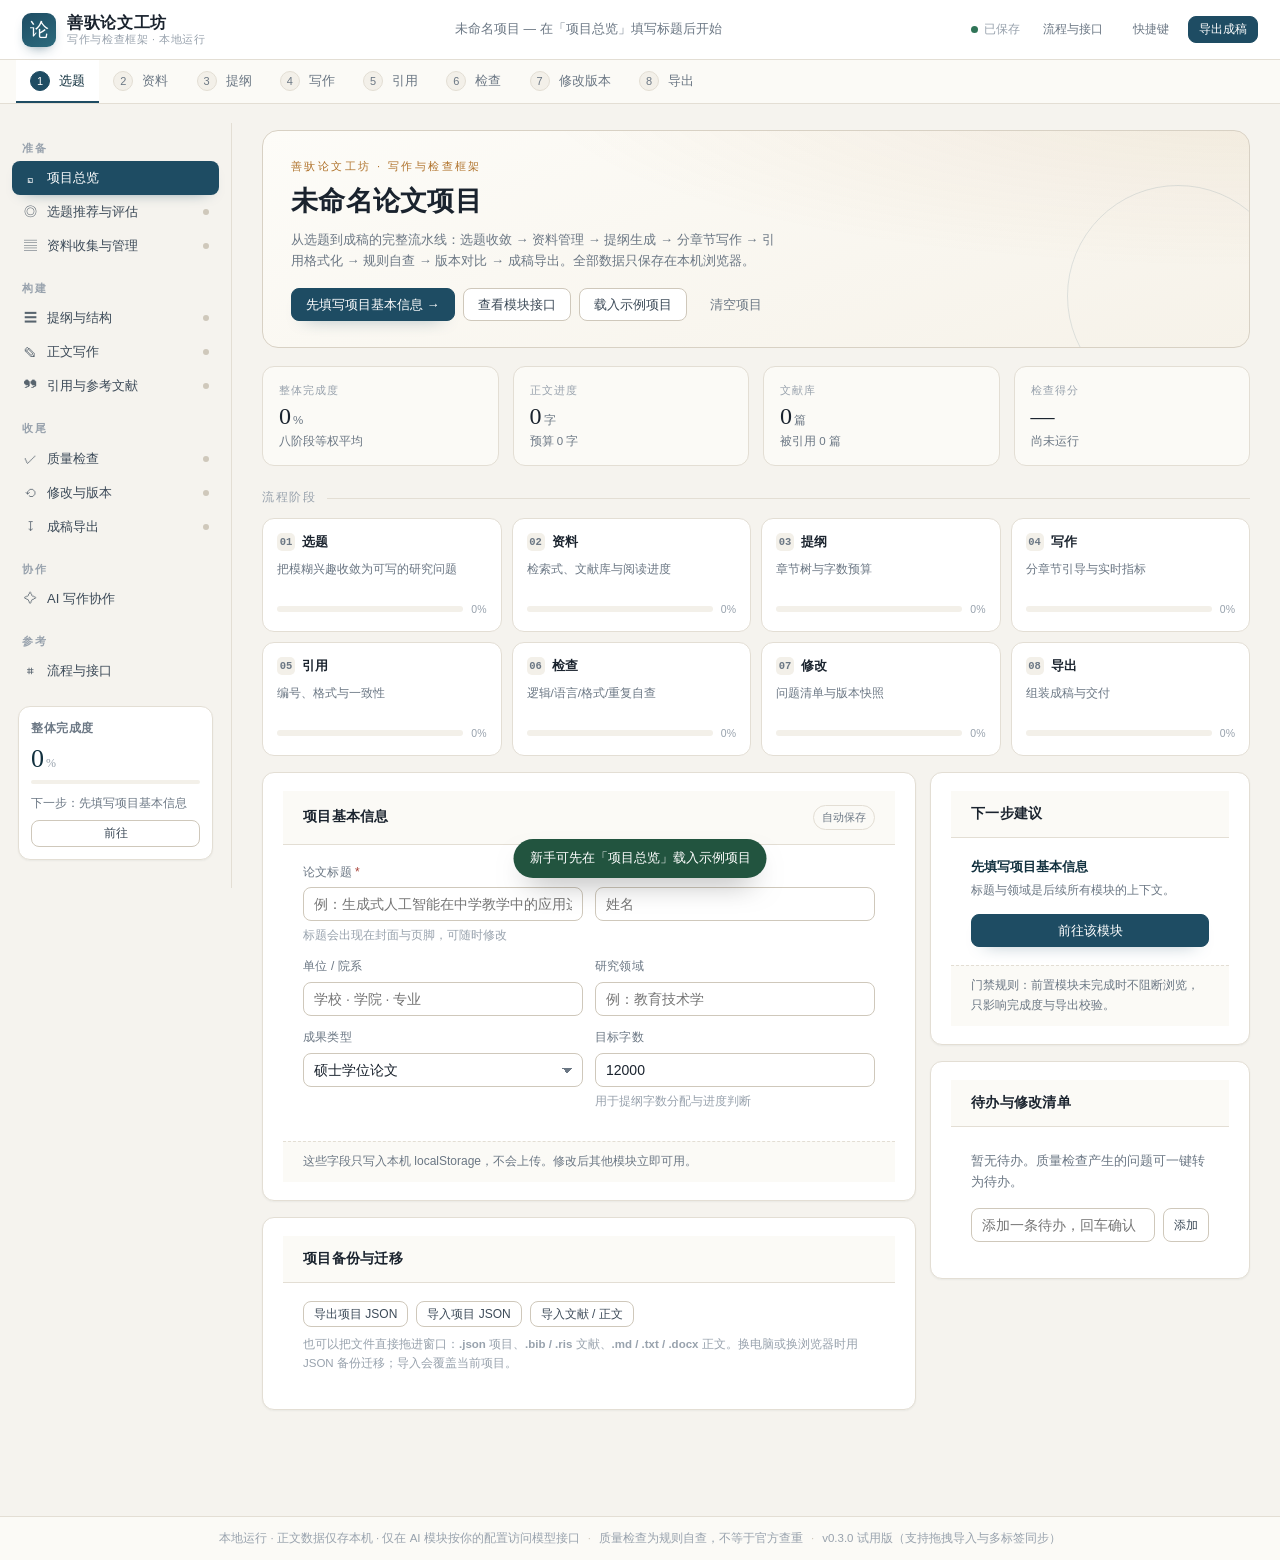
<file: index.html>
<!doctype html>
<html lang="zh-CN">
<head>
<meta charset="utf-8">
<meta name="viewport" content="width=device-width,initial-scale=1">
<title>善驮论文工坊 · 从选题到成稿</title>
<link rel="stylesheet" href="assets/styles.css">
</head>
<body>
<div class="app" id="app">

  <header class="appbar">
    <div class="brand">
      <span class="brand-mark">论</span>
      <span class="brand-text">
        <strong>善驮论文工坊</strong>
        <em>写作与检查框架 · 本地运行</em>
      </span>
    </div>

    <div class="appbar-project" id="appbarProject"></div>

    <div class="appbar-actions">
      <span class="save-state" id="saveState"><i></i>已保存</span>
      <button class="btn btn-ghost btn-sm" data-nav="flow">流程与接口</button>
      <button class="btn btn-ghost btn-sm" id="btnHelp">快捷键</button>
      <button class="btn btn-primary btn-sm" data-nav="export">导出成稿</button>
    </div>
  </header>

  <div class="stepper" id="stepper" aria-label="写作流程"></div>

  <div class="shell">
    <nav class="sidebar" id="sidebar" aria-label="模块导航"></nav>
    <main class="main" id="view" tabindex="-1"></main>
  </div>

  <footer class="appfoot">
    <span>本地运行 · 正文数据仅存本机 · 仅在 AI 模块按你的配置访问模型接口</span>
    <span class="dot">·</span>
    <span>质量检查为规则自查，不等于官方查重</span>
    <span class="dot">·</span>
    <span id="appVersion">v0.3.0 试用版（支持拖拽导入与多标签同步）</span>
  </footer>
</div>

<div class="modal-root" id="modalRoot"></div>
<div class="toast-root" id="toastRoot"></div>
<div class="print-root" id="printRoot"></div>

<script src="js/data.js"></script>
<script src="js/core.js"></script>
<script src="js/sync.js"></script>
<script src="js/check.js"></script>
<script src="js/ai.js"></script>
<script src="js/views-setup.js"></script>
<script src="js/views-draft.js"></script>
<script src="js/views-final.js"></script>
<script src="js/views-ai.js"></script>
<script src="js/importer.js"></script>
<script src="js/app.js"></script>
</body>
</html>
</file>
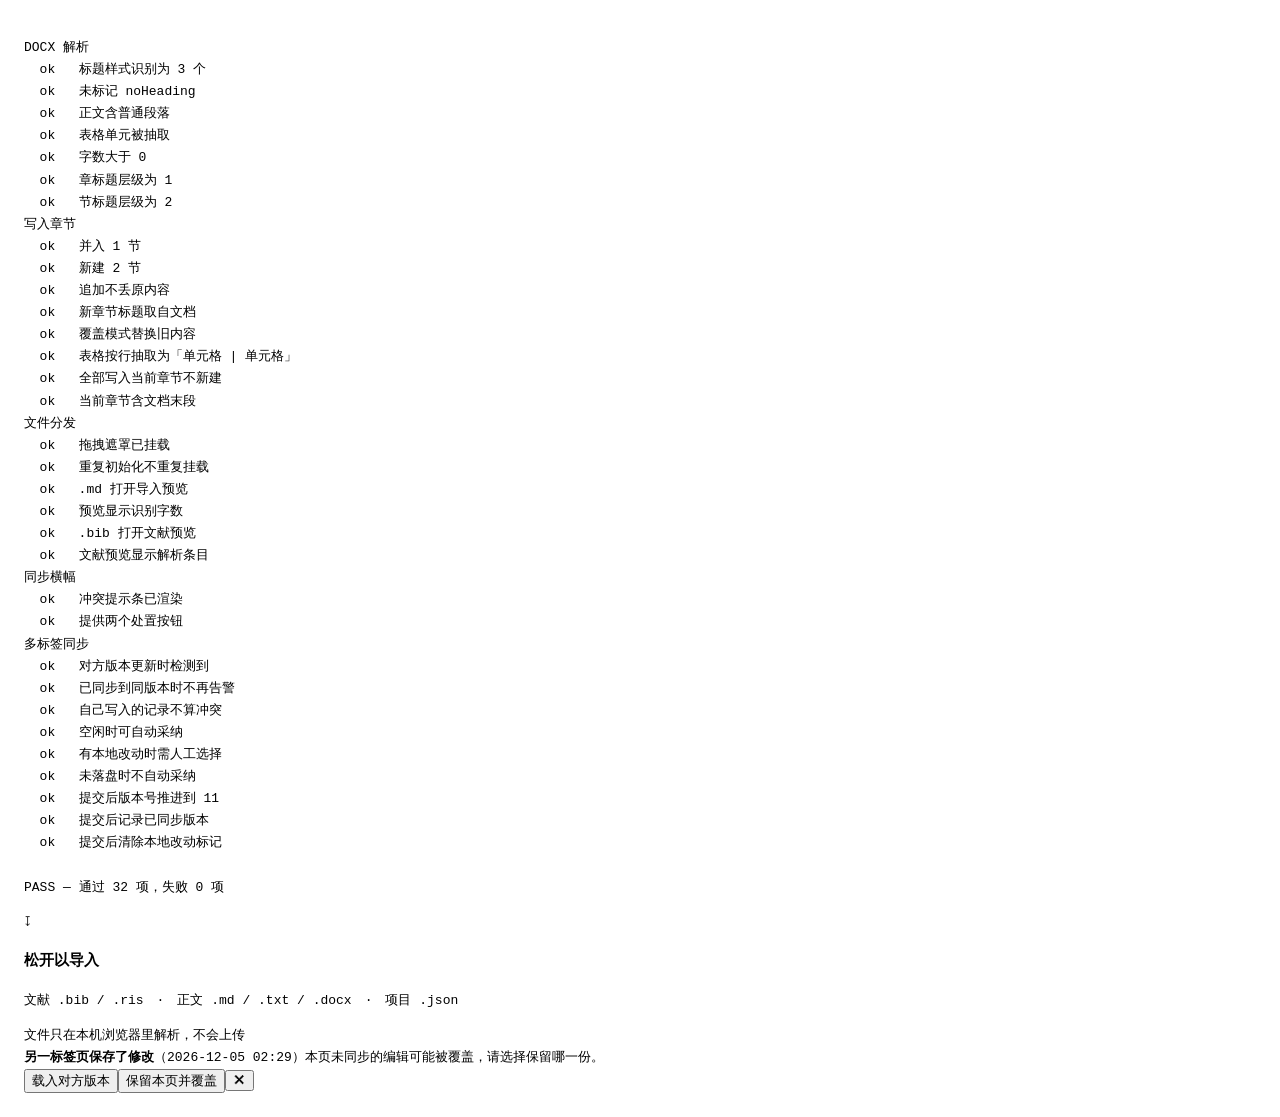
<file: tests/selftest.html>
<!doctype html>
<html lang="zh-CN">
<head>
<meta charset="utf-8">
<title>selftest</title>
<style>body{font:13px/1.7 Consolas,monospace;padding:16px} .ok{color:#2f7457} .fail{color:#a8443b;font-weight:700}</style>
</head>
<body>
<div id="modalRoot" style="display:none"></div>
<div id="toastRoot" style="display:none"></div>
<pre id="out">running…</pre>
<script src="../js/data.js"></script>
<script src="../js/core.js"></script>
<script src="../js/sync.js"></script>
<script src="../js/views-setup.js"></script>
<script src="../js/importer.js"></script>
<script>
(async function () {
  const log = [];
  let pass = 0, fail = 0;

  function ok(name, cond, extra) {
    if (cond) { pass++; log.push('  ok   ' + name); }
    else { fail++; log.push('  FAIL ' + name + (extra !== undefined ? '  →  ' + extra : '')); }
  }
  function group(t) { log.push(t); }

  const bk = {
    v1: localStorage.getItem('paperlab.v1'),
    sync: localStorage.getItem(Sync.KEY),
    tab: sessionStorage.getItem(Sync.TAB_KEY)
  };

  try {
    Store.s = defaultState();
    Store.dirty = false;

    /* ---------- DOCX 端到端 ---------- */
    group('DOCX 解析');
    const buf = await (await fetch('fixtures/sample.docx')).arrayBuffer();
    const parsed = await Importer.parseDocx(buf);
    ok('标题样式识别为 3 个', parsed.headings === 3, parsed.headings);
    ok('未标记 noHeading', parsed.noHeading === false, parsed.noHeading);
    ok('正文含普通段落', JSON.stringify(parsed.blocks).indexOf('这是绪论的第一段') >= 0);
    ok('表格单元被抽取', JSON.stringify(parsed.blocks).indexOf('表格单元 A') >= 0);
    ok('字数大于 0', parsed.words > 0, parsed.words);
    ok('章标题层级为 1', parsed.blocks[0].level === 1, parsed.blocks[0].level);
    ok('节标题层级为 2', parsed.blocks[1].level === 2, parsed.blocks[1].level);

    /* ---------- 写入章节 ---------- */
    group('写入章节');
    Store.s = defaultState();
    Store.s.outline.sections = [{ id: 's1', level: 2, title: '1.1 研究背景', target: 0, text: '原有正文。', guide: '' }];
    Store.s.ui.secId = 's1';
    const rep = Importer.applyText(parsed, { mode: 'auto', how: 'append' });
    ok('并入 1 节', rep.merged === 1, rep.merged);
    ok('新建 2 节', rep.created === 2, rep.created);
    const s1 = Store.s.outline.sections.filter(function (x) { return x.id === 's1'; })[0];
    ok('追加不丢原内容', s1.text.indexOf('原有正文') === 0 && s1.text.indexOf('背景段落') > 0, s1.text.slice(0, 40));
    ok('新章节标题取自文档', Store.s.outline.sections.some(function (x) { return x.title === '第二章 研究方法'; }));

    Store.s.outline.sections = [{ id: 's1', level: 2, title: '研究背景', target: 0, text: '旧内容。', guide: '' }];
    Store.s.ui.secId = 's1';
    Importer.applyText(parsed, { mode: 'auto', how: 'replace' });
    const s1r = Store.s.outline.sections.filter(function (x) { return x.id === 's1'; })[0];
    ok('覆盖模式替换旧内容', s1r.text.indexOf('旧内容') < 0 && s1r.text.indexOf('背景段落') === 0, s1r.text);
    ok('表格按行抽取为「单元格 | 单元格」', s1r.text.indexOf('表格单元 A | 表格单元 B') > 0, s1r.text);

    Store.s.outline.sections = [{ id: 's9', level: 1, title: '目标章节', target: 0, text: '开头。', guide: '' }];
    Store.s.ui.secId = 's9';
    const rep2 = Importer.applyText(parsed, { mode: 'current', how: 'append' });
    ok('全部写入当前章节不新建', rep2.created === 0 && rep2.merged === 1, rep2.created + '/' + rep2.merged);
    ok('当前章节含文档末段', Store.s.outline.sections[0].text.indexOf('方法段落') > 0);

    /* ---------- 文件分发与预览 ---------- */
    group('文件分发');
    Importer.initDrop();
    ok('拖拽遮罩已挂载', !!document.getElementById('dropMask'));
    ok('重复初始化不重复挂载', (function () { Importer.initDrop(); return document.querySelectorAll('#dropMask').length === 1; })());

    const mdFile = new File(['# 第一章 绪论\n\n导入测试正文。'], 'test.md', { type: 'text/markdown' });
    await Importer.handleFiles([mdFile]);
    const modal = document.querySelector('#modalRoot .modal');
    ok('.md 打开导入预览', !!modal && modal.textContent.indexOf('导入正文') >= 0);
    ok('预览显示识别字数', !!modal && /识别字数/.test(modal.textContent));
    PLModal.close();

    const bibFile = new File(['@article{a2020,\n author = {张三 and 李四},\n title = {测试文献},\n journal = {测试期刊},\n year = {2020}\n}'], 'test.bib');
    await Importer.handleFiles([bibFile]);
    const modal2 = document.querySelector('#modalRoot .modal');
    ok('.bib 打开文献预览', !!modal2 && modal2.textContent.indexOf('导入文献') >= 0);
    ok('文献预览显示解析条目', !!modal2 && /解析条目/.test(modal2.textContent));
    PLModal.close();

    /* ---------- 同步横幅 ---------- */
    group('同步横幅');
    Sync.conflict = { rev: 99, tab: 'other', at: new Date().toISOString() };
    Sync.showBar();
    const bar = document.getElementById('syncBar');
    ok('冲突提示条已渲染', !!bar && /另一标签页保存了修改/.test(bar.textContent));
    ok('提供两个处置按钮', !!bar && !!bar.querySelector('#sbAdopt') && !!bar.querySelector('#sbKeep'));
    Sync.hideBar();
    Sync.conflict = null;

    /* ---------- 同步判定 ---------- */
    group('多标签同步');
    Sync.TAB = 'me';
    Sync.seenRev = 9;
    localStorage.setItem(Sync.KEY, JSON.stringify({ rev: 10, tab: 'other', at: new Date().toISOString() }));
    ok('对方版本更新时检测到', !!Sync.remoteAhead());
    Sync.seenRev = 10;
    ok('已同步到同版本时不再告警', Sync.remoteAhead() === null);
    localStorage.setItem(Sync.KEY, JSON.stringify({ rev: 11, tab: 'me', at: new Date().toISOString() }));
    Sync.seenRev = 10;
    ok('自己写入的记录不算冲突', Sync.remoteAhead() === null);

    Store.dirty = false; Sync.touched = false; Sync.lastInput = 0; Sync.conflict = null;
    ok('空闲时可自动采纳', Sync.canAutoAdopt() === true);
    Sync.touched = true;
    ok('有本地改动时需人工选择', Sync.canAutoAdopt() === false);
    Sync.touched = false; Store.dirty = true;
    ok('未落盘时不自动采纳', Sync.canAutoAdopt() === false);

    Store.dirty = false;
    Sync.rev = 9; Sync.seenRev = 10;
    localStorage.setItem(Sync.KEY, JSON.stringify({ rev: 10, tab: 'other', at: new Date().toISOString() }));
    Sync.commit();
    const rec = JSON.parse(localStorage.getItem(Sync.KEY));
    ok('提交后版本号推进到 11', rec.rev === 11 && rec.tab === 'me', JSON.stringify(rec));
    ok('提交后记录已同步版本', Sync.seenRev === 11, Sync.seenRev);
    ok('提交后清除本地改动标记', Sync.touched === false);
  } catch (e) {
    fail++;
    log.push('  FAIL 异常：' + (e && e.message ? e.message : e) + '\n' + (e && e.stack ? e.stack : ''));
  } finally {
    Store.s = defaultState();
    Store.dirty = false;
    if (bk.v1 === null) localStorage.removeItem('paperlab.v1'); else localStorage.setItem('paperlab.v1', bk.v1);
    if (bk.sync === null) localStorage.removeItem(Sync.KEY); else localStorage.setItem(Sync.KEY, bk.sync);
    if (bk.tab === null) sessionStorage.removeItem(Sync.TAB_KEY); else sessionStorage.setItem(Sync.TAB_KEY, bk.tab);
  }

  log.push('');
  log.push((fail ? 'FAIL' : 'PASS') + ' — 通过 ' + pass + ' 项，失败 ' + fail + ' 项');
  document.getElementById('out').textContent = log.join('\n');
  document.title = (fail ? 'FAIL ' : 'PASS ') + pass + '/' + (pass + fail);
})();
</script>
</body>
</html>
</file>
<file: assets/styles.css>
/* ============================================================
   论文工坊 PaperLab — 设计系统
   纸质学术风：暖白底 + 墨蓝主色 + 赭石点缀
   ============================================================ */

:root {
  --bg: #f5f3ee;
  --bg-deep: #ece8e0;
  --surface: #ffffff;
  --surface-2: #fbfaf6;
  --surface-3: #f3f0e9;
  --ink: #1a232e;
  --ink-2: #3c4a58;
  --muted: #6b7784;
  --faint: #98a2ad;
  --line: #e3ded4;
  --line-strong: #cfc8bb;
  --accent: #1e4c63;
  --accent-soft: #e6eef1;
  --accent-ink: #12313f;
  --amber: #b0732c;
  --amber-soft: #f7ecdc;
  --ok: #2f7457;
  --ok-soft: #e6f1ea;
  --warn: #a3701f;
  --warn-soft: #faf0da;
  --bad: #a8443b;
  --bad-soft: #f8e8e5;
  --radius: 12px;
  --radius-sm: 8px;
  --shadow-sm: 0 1px 2px rgba(26, 35, 46, .05);
  --shadow: 0 2px 6px rgba(26, 35, 46, .06), 0 12px 28px -18px rgba(26, 35, 46, .25);
  --shadow-lg: 0 24px 60px -22px rgba(18, 49, 63, .45);
  --sans: -apple-system, BlinkMacSystemFont, "Segoe UI", "Microsoft YaHei", "PingFang SC", "Hiragino Sans GB", sans-serif;
  --serif: "Noto Serif SC", "Songti SC", "Source Han Serif SC", "SimSun", Georgia, "Times New Roman", serif;
  --mono: "Cascadia Mono", "JetBrains Mono", Consolas, "Courier New", monospace;
}

* { box-sizing: border-box; }

html, body { margin: 0; padding: 0; }

body {
  background: var(--bg);
  color: var(--ink);
  font-family: var(--sans);
  font-size: 14px;
  line-height: 1.65;
  -webkit-font-smoothing: antialiased;
}

::selection { background: #cfe0e6; }

a { color: var(--accent); }

h1, h2, h3, h4 { margin: 0; font-weight: 600; line-height: 1.35; }

p { margin: 0 0 10px; }

ul, ol { margin: 0; padding-left: 18px; }

button, input, select, textarea { font-family: inherit; font-size: 14px; color: inherit; }

/* ------------------------------ 壳层 ------------------------------ */

.app { min-height: 100vh; display: flex; flex-direction: column; }

.appbar {
  height: 60px;
  flex: 0 0 60px;
  display: flex;
  align-items: center;
  gap: 18px;
  padding: 0 22px;
  background: var(--surface);
  border-bottom: 1px solid var(--line);
  position: sticky;
  top: 0;
  z-index: 40;
}

.brand { display: flex; align-items: center; gap: 11px; min-width: 0; }

.brand-mark {
  width: 34px; height: 34px;
  display: grid; place-items: center;
  border-radius: 9px;
  background: linear-gradient(150deg, var(--accent) 0%, #2c6b7d 100%);
  color: #fff;
  font-family: var(--serif);
  font-size: 19px;
  letter-spacing: 0;
  box-shadow: 0 6px 14px -8px rgba(30, 76, 99, .9);
}

.brand-text { display: flex; flex-direction: column; line-height: 1.25; }
.brand-text strong { font-family: var(--serif); font-size: 16px; letter-spacing: .04em; }
.brand-text em { font-style: normal; font-size: 10.5px; color: var(--faint); letter-spacing: .06em; }

.appbar-project {
  flex: 1 1 auto;
  min-width: 0;
  text-align: center;
  font-size: 12.5px;
  color: var(--muted);
  white-space: nowrap;
  overflow: hidden;
  text-overflow: ellipsis;
}
.appbar-project b { color: var(--ink-2); font-weight: 600; }
.appbar-project .pdot { margin: 0 7px; color: var(--line-strong); }

.appbar-actions { display: flex; align-items: center; gap: 8px; }

.save-state {
  font-size: 11.5px;
  color: var(--faint);
  display: inline-flex;
  align-items: center;
  gap: 6px;
  margin-right: 4px;
  white-space: nowrap;
}
.save-state i {
  width: 7px; height: 7px; border-radius: 50%;
  background: var(--ok); display: inline-block;
  transition: background .2s;
}
.save-state.dirty i { background: var(--amber); }
.save-state.error i { background: var(--bad); }

/* ------------------------------ 流程条 ------------------------------ */

.stepper {
  flex: 0 0 auto;
  display: flex;
  align-items: stretch;
  gap: 0;
  padding: 0 16px;
  background: var(--surface-2);
  border-bottom: 1px solid var(--line);
  overflow-x: auto;
  scrollbar-width: thin;
}

.step {
  display: flex;
  align-items: center;
  gap: 9px;
  padding: 11px 14px 10px;
  border: 0;
  border-bottom: 2px solid transparent;
  background: transparent;
  color: var(--muted);
  cursor: pointer;
  white-space: nowrap;
  position: relative;
  transition: color .18s, background .18s, border-color .18s;
}
.step:hover { background: #fff; color: var(--ink); }
.step .idx {
  width: 20px; height: 20px;
  display: grid; place-items: center;
  border-radius: 50%;
  font-size: 11px;
  background: var(--surface-3);
  color: var(--muted);
  border: 1px solid var(--line);
}
.step .lbl { font-size: 12.5px; letter-spacing: .01em; }
.step .cnt { font-size: 10px; color: var(--faint); font-variant-numeric: tabular-nums; }

.step.is-active { color: var(--accent-ink); border-bottom-color: var(--accent); background: #fff; }
.step.is-active .idx { background: var(--accent); color: #fff; border-color: var(--accent); }
.step.is-done .idx { background: var(--ok-soft); color: var(--ok); border-color: #cfe3d8; }
.step.is-part .idx { background: var(--warn-soft); color: var(--warn); border-color: #eddfc2; }

/* ------------------------------ 侧栏 ------------------------------ */

.shell {
  flex: 1 1 auto;
  display: grid;
  grid-template-columns: 232px minmax(0, 1fr);
  align-items: start;
}

.sidebar {
  position: sticky;
  top: 123px;
  max-height: calc(100vh - 123px);
  overflow-y: auto;
  padding: 18px 12px 28px;
  border-right: 1px solid var(--line);
}

.nav-group { margin-bottom: 18px; }
.nav-group > h4 {
  font-size: 10.5px;
  letter-spacing: .16em;
  color: var(--faint);
  font-weight: 600;
  padding: 0 10px 6px;
  text-transform: uppercase;
}

.nav-item {
  display: flex;
  align-items: center;
  gap: 9px;
  width: 100%;
  padding: 8px 10px;
  border: 0;
  border-radius: var(--radius-sm);
  background: transparent;
  color: var(--ink-2);
  cursor: pointer;
  text-align: left;
  font-size: 13px;
  transition: background .15s, color .15s;
}
.nav-item:hover { background: var(--surface-3); color: var(--ink); }
.nav-item.is-active { background: var(--accent); color: #fff; box-shadow: 0 6px 16px -12px var(--accent); }
.nav-item.is-active .nv-dot { background: #fff; }
.nav-item .nv-ico { width: 16px; text-align: center; opacity: .85; font-size: 13px; }
.nav-item .nv-txt { flex: 1 1 auto; }
.nav-item .nv-dot {
  width: 6px; height: 6px; border-radius: 50%;
  background: var(--line-strong);
  flex: 0 0 auto;
}
.nav-item .nv-dot.done { background: var(--ok); }
.nav-item .nv-dot.part { background: var(--amber); }

.side-progress {
  margin: 10px 6px 0;
  padding: 12px;
  border: 1px solid var(--line);
  border-radius: var(--radius);
  background: var(--surface);
  box-shadow: var(--shadow-sm);
}
.side-progress h5 { margin: 0 0 8px; font-size: 11.5px; color: var(--muted); font-weight: 600; letter-spacing: .05em; }
.side-progress .num { font-family: var(--serif); font-size: 26px; color: var(--accent-ink); line-height: 1; }
.side-progress .num span { font-size: 12px; color: var(--faint); margin-left: 2px; }

/* ------------------------------ 主区 ------------------------------ */

.main {
  min-width: 0;
  padding: 26px 30px 90px;
  max-width: 1240px;
  outline: none;
}

.view-head { display: flex; align-items: flex-start; gap: 18px; margin-bottom: 20px; }
.view-head .vh-main { flex: 1 1 auto; min-width: 0; }
.view-head h1 {
  font-family: var(--serif);
  font-size: 24px;
  letter-spacing: .01em;
  color: var(--ink);
  display: flex; align-items: center; gap: 10px;
}
.view-head .kicker {
  font-size: 11px;
  letter-spacing: .18em;
  color: var(--faint);
  text-transform: uppercase;
  margin-bottom: 6px;
}
.view-head .desc { color: var(--muted); font-size: 12.8px; margin-top: 6px; max-width: 76ch; }
.view-head .vh-actions { display: flex; gap: 8px; flex-wrap: wrap; justify-content: flex-end; }

.card {
  background: var(--surface);
  border: 1px solid var(--line);
  border-radius: var(--radius);
  box-shadow: var(--shadow-sm);
  padding: 18px 20px;
  margin-bottom: 16px;
}
.card.flush { padding: 0; overflow: hidden; }
.card-head {
  display: flex; align-items: center; gap: 12px;
  padding: 14px 20px;
  border-bottom: 1px solid var(--line);
  background: var(--surface-2);
}
.card-head h3 { font-size: 13.5px; letter-spacing: .02em; }
.card-head .spacer { flex: 1 1 auto; }
.card-body { padding: 18px 20px; }
.card-note {
  padding: 10px 20px;
  border-top: 1px dashed var(--line);
  color: var(--muted);
  font-size: 12px;
  background: var(--surface-2);
}

.grid { display: grid; gap: 14px; }
.grid-2 { grid-template-columns: repeat(2, minmax(0, 1fr)); }
.grid-3 { grid-template-columns: repeat(3, minmax(0, 1fr)); }
.grid-4 { grid-template-columns: repeat(4, minmax(0, 1fr)); }
.grid-side { grid-template-columns: minmax(0, 1fr) 320px; align-items: start; }

.section-title {
  font-size: 12px;
  letter-spacing: .14em;
  text-transform: uppercase;
  color: var(--faint);
  margin: 22px 0 10px;
  display: flex; align-items: center; gap: 10px;
}
.section-title::after { content: ""; flex: 1 1 auto; height: 1px; background: var(--line); }

/* ------------------------------ 表单 ------------------------------ */

.field { display: flex; flex-direction: column; gap: 5px; margin-bottom: 12px; }
.field > label { font-size: 12px; color: var(--muted); font-weight: 500; letter-spacing: .02em; }
.field > label .req { color: var(--bad); margin-left: 3px; }
.field .hint { font-size: 11.5px; color: var(--faint); }

.input, .select, .textarea {
  width: 100%;
  padding: 8px 10px;
  border: 1px solid var(--line-strong);
  border-radius: var(--radius-sm);
  background: #fff;
  outline: none;
  transition: border-color .15s, box-shadow .15s;
}
.input:hover, .select:hover, .textarea:hover { border-color: #b9b0a2; }
.input:focus, .select:focus, .textarea:focus {
  border-color: var(--accent);
  box-shadow: 0 0 0 3px rgba(30, 76, 99, .12);
}
.textarea { min-height: 88px; resize: vertical; line-height: 1.75; }
.textarea.tall { min-height: 190px; }
.select { appearance: none; background-image: linear-gradient(45deg, transparent 50%, var(--muted) 50%), linear-gradient(135deg, var(--muted) 50%, transparent 50%); background-position: calc(100% - 15px) 51%, calc(100% - 10px) 51%; background-size: 5px 5px, 5px 5px; background-repeat: no-repeat; padding-right: 28px; }

.row { display: flex; gap: 12px; flex-wrap: wrap; }
.row > .field { flex: 1 1 160px; }
.row.tight { gap: 8px; }

.check {
  display: flex; align-items: flex-start; gap: 9px;
  padding: 9px 11px;
  border: 1px solid var(--line);
  border-radius: var(--radius-sm);
  background: var(--surface-2);
  cursor: pointer;
  font-size: 12.8px;
  transition: border-color .15s, background .15s;
}
.check:hover { border-color: var(--line-strong); background: #fff; }
.check input { margin: 3px 0 0; accent-color: var(--accent); }
.check.on { border-color: #bcd2db; background: var(--accent-soft); }
.check small { display: block; color: var(--muted); font-size: 11.5px; }

/* ------------------------------ 按钮 ------------------------------ */

.btn {
  display: inline-flex; align-items: center; justify-content: center; gap: 7px;
  padding: 8px 14px;
  border-radius: var(--radius-sm);
  border: 1px solid var(--line-strong);
  background: #fff;
  color: var(--ink-2);
  cursor: pointer;
  font-size: 13px;
  line-height: 1.2;
  transition: background .15s, border-color .15s, color .15s, box-shadow .15s, transform .06s;
  white-space: nowrap;
}
.btn:hover { border-color: #b3a898; background: var(--surface-2); color: var(--ink); }
.btn:active { transform: translateY(1px); }
.btn:disabled, .btn[disabled] { opacity: .45; cursor: not-allowed; transform: none; }

.btn-primary {
  background: var(--accent);
  border-color: var(--accent);
  color: #fff;
  box-shadow: 0 8px 18px -14px var(--accent);
}
.btn-primary:hover { background: #1a4358; border-color: #1a4358; color: #fff; }

.btn-amber { background: var(--amber); border-color: var(--amber); color: #fff; }
.btn-amber:hover { background: #9a6526; border-color: #9a6526; color: #fff; }

.btn-ghost { background: transparent; border-color: transparent; color: var(--muted); }
.btn-ghost:hover { background: var(--surface-3); border-color: transparent; color: var(--ink); }

.btn-sm { padding: 5px 10px; font-size: 12px; }
.btn-xs { padding: 3px 8px; font-size: 11.5px; border-radius: 6px; }
.btn-lg { padding: 10px 20px; font-size: 14px; }
.btn-block { width: 100%; }
.btn-danger { color: var(--bad); border-color: #e6c8c4; }
.btn-danger:hover { background: var(--bad-soft); border-color: #d9a9a3; color: var(--bad); }
.btn-link { background: none; border: 0; padding: 0; color: var(--accent); cursor: pointer; font-size: 12.5px; text-decoration: underline; text-underline-offset: 2px; }

.btn-group { display: inline-flex; gap: 0; }
.btn-group .btn { border-radius: 0; margin-left: -1px; }
.btn-group .btn:first-child { border-radius: var(--radius-sm) 0 0 var(--radius-sm); margin-left: 0; }
.btn-group .btn:last-child { border-radius: 0 var(--radius-sm) var(--radius-sm) 0; }
.btn-group .btn.on { background: var(--accent-soft); border-color: #bcd2db; color: var(--accent-ink); z-index: 1; }

/* ------------------------------ 徽章 / 指标 ------------------------------ */

.badge {
  display: inline-flex; align-items: center; gap: 5px;
  padding: 2px 8px;
  border-radius: 999px;
  font-size: 11px;
  line-height: 1.7;
  background: var(--surface-3);
  color: var(--muted);
  border: 1px solid transparent;
  white-space: nowrap;
}
.badge.ok { background: var(--ok-soft); color: var(--ok); border-color: #d3e6db; }
.badge.warn { background: var(--warn-soft); color: var(--warn); border-color: #ecdcbd; }
.badge.bad { background: var(--bad-soft); color: var(--bad); border-color: #eed3ce; }
.badge.info { background: var(--accent-soft); color: var(--accent-ink); border-color: #cfe0e6; }
.badge.amber { background: var(--amber-soft); color: var(--amber); border-color: #eeddc2; }
.badge.plain { background: transparent; border-color: var(--line); }

.kpi { display: flex; flex-direction: column; gap: 2px; padding: 14px 16px; background: var(--surface-2); border: 1px solid var(--line); border-radius: var(--radius); }
.kpi .k { font-size: 11px; letter-spacing: .1em; color: var(--faint); text-transform: uppercase; }
.kpi .v { font-family: var(--serif); font-size: 24px; line-height: 1.2; color: var(--ink); font-variant-numeric: tabular-nums; }
.kpi .v small { font-family: var(--sans); font-size: 11.5px; color: var(--muted); margin-left: 2px; }
.kpi .d { font-size: 11.5px; color: var(--muted); }

.bar { height: 6px; border-radius: 999px; background: var(--surface-3); overflow: hidden; }
.bar > i { display: block; height: 100%; background: var(--accent); border-radius: 999px; transition: width .3s; }
.bar.ok > i { background: var(--ok); }
.bar.warn > i { background: var(--amber); }
.bar.bad > i { background: var(--bad); }
.bar.thin { height: 4px; }

.chips { display: flex; flex-wrap: wrap; gap: 6px; }
.chip {
  display: inline-flex; align-items: center; gap: 5px;
  padding: 5px 10px;
  border: 1px solid var(--line-strong);
  border-radius: 999px;
  background: #fff;
  font-size: 12px;
  cursor: pointer;
  color: var(--ink-2);
  transition: all .15s;
}
.chip:hover { border-color: var(--accent); color: var(--accent-ink); background: var(--accent-soft); }
.chip .x { color: var(--faint); font-size: 13px; line-height: 1; }
.chip .x:hover { color: var(--bad); }
.chip.solid { background: var(--accent-soft); border-color: #cfe0e6; color: var(--accent-ink); cursor: default; }

.empty {
  padding: 34px 20px;
  text-align: center;
  color: var(--muted);
  border: 1px dashed var(--line-strong);
  border-radius: var(--radius);
  background: var(--surface-2);
}
.empty h4 { font-family: var(--serif); font-size: 15px; margin-bottom: 6px; color: var(--ink-2); }
.empty p { font-size: 12.5px; margin: 0 auto 12px; max-width: 52ch; }

/* ------------------------------ 表格 ------------------------------ */

.table-wrap { overflow-x: auto; }
table.tbl { width: 100%; border-collapse: collapse; font-size: 12.8px; }
table.tbl th {
  text-align: left;
  padding: 9px 12px;
  background: var(--surface-2);
  border-bottom: 1px solid var(--line);
  color: var(--muted);
  font-weight: 600;
  font-size: 11.5px;
  letter-spacing: .05em;
  white-space: nowrap;
}
table.tbl td { padding: 9px 12px; border-bottom: 1px solid var(--line); vertical-align: top; }
table.tbl tr:last-child td { border-bottom: 0; }
table.tbl tbody tr:hover { background: var(--surface-2); }
table.tbl td.num, table.tbl th.num { text-align: right; font-variant-numeric: tabular-nums; }
table.tbl td.mono { font-family: var(--mono); font-size: 11.5px; color: var(--muted); }
table.tbl .t-main { font-weight: 500; color: var(--ink); }
table.tbl .t-sub { font-size: 11.5px; color: var(--muted); }

/* ------------------------------ 候选选题卡 ------------------------------ */

.topic-grid { display: grid; gap: 12px; grid-template-columns: repeat(auto-fill, minmax(320px, 1fr)); }

.topic-card {
  position: relative;
  border: 1px solid var(--line);
  border-radius: var(--radius);
  background: var(--surface);
  padding: 15px 16px 13px;
  display: flex;
  flex-direction: column;
  gap: 9px;
  transition: border-color .18s, box-shadow .18s, transform .18s;
}
.topic-card:hover { border-color: var(--line-strong); box-shadow: var(--shadow); transform: translateY(-1px); }
.topic-card.picked { border-color: var(--accent); box-shadow: 0 0 0 3px rgba(30, 76, 99, .09); }
.topic-card .tc-rank {
  position: absolute; top: -1px; right: 12px;
  padding: 2px 9px;
  border-radius: 0 0 8px 8px;
  background: var(--surface-3);
  font-size: 10.5px;
  letter-spacing: .1em;
  color: var(--muted);
}
.topic-card.picked .tc-rank { background: var(--accent); color: #fff; }
.topic-card .tc-tag { font-size: 10.5px; letter-spacing: .12em; color: var(--amber); text-transform: uppercase; }
.topic-card h4 { font-family: var(--serif); font-size: 15px; line-height: 1.55; color: var(--ink); padding-right: 40px; }
.topic-card .tc-why { font-size: 12px; color: var(--muted); }
.topic-card .tc-bars { display: grid; gap: 5px; margin-top: 2px; }
.tc-bar { display: grid; grid-template-columns: 54px 1fr 34px; align-items: center; gap: 8px; font-size: 11px; color: var(--muted); }
.tc-bar .bar { height: 5px; }
.tc-bar b { font-weight: 600; color: var(--ink-2); text-align: right; font-variant-numeric: tabular-nums; }
.topic-card .tc-foot { display: flex; align-items: center; gap: 8px; margin-top: 4px; }
.topic-card .tc-foot .score { font-family: var(--serif); font-size: 19px; color: var(--accent-ink); }
.topic-card .tc-foot .score small { font-size: 10px; color: var(--faint); font-family: var(--sans); }

/* ------------------------------ 提纲树 ------------------------------ */

.tree { display: flex; flex-direction: column; gap: 4px; max-width: 720px; }
.tree-row {
  display: grid;
  grid-template-columns: 26px minmax(0, 1fr) 68px auto;
  align-items: center;
  gap: 8px;
  padding: 6px 8px;
  border: 1px solid transparent;
  border-radius: var(--radius-sm);
  transition: background .15s, border-color .15s;
}
.tree-row:hover { background: var(--surface-2); border-color: var(--line); }
.tree-row.lvl2 { margin-left: 22px; }
.tree-row.is-cur { background: var(--accent-soft); border-color: #cfe0e6; }
.tree-row .tr-num { font-family: var(--mono); font-size: 11px; color: var(--faint); text-align: right; }
.tree-row .tr-title {
  border: 1px solid transparent; background: transparent;
  padding: 3px 5px; border-radius: 5px; width: 100%;
  font-size: 13px; text-align: left;
}
.tree-row.lvl1 .tr-title { font-weight: 600; }
.tree-row .tr-title:hover { background: #fff; border-color: var(--line); }
.tree-row .tr-title:focus { background: #fff; border-color: var(--accent); outline: none; }
.tree-row .tr-target {
  width: 100%; padding: 2px 4px; font-size: 11.5px; text-align: right;
  border: 1px solid var(--line); border-radius: 5px; background: #fff;
  font-variant-numeric: tabular-nums; color: var(--muted);
}
.tree-row .tr-act { display: flex; gap: 2px; opacity: .38; transition: opacity .15s; }
.tree-row:hover .tr-act { opacity: 1; }
.icon-btn {
  width: 22px; height: 22px;
  display: grid; place-items: center;
  border: 1px solid transparent; border-radius: 5px;
  background: transparent; color: var(--faint); cursor: pointer;
  font-size: 12px; line-height: 1;
}
.icon-btn:hover { background: #fff; border-color: var(--line-strong); color: var(--ink); }
.icon-btn.danger:hover { color: var(--bad); border-color: #e6c8c4; }

/* ------------------------------ 写作台 ------------------------------ */

.write-grid {
  display: grid;
  grid-template-columns: 236px minmax(0, 1fr) 300px;
  gap: 14px;
  align-items: start;
}

.sec-list { display: flex; flex-direction: column; gap: 2px; max-height: 68vh; overflow-y: auto; padding: 4px; }
.sec-item {
  display: flex; flex-direction: column; gap: 4px;
  padding: 7px 9px;
  border: 1px solid transparent;
  border-radius: var(--radius-sm);
  background: transparent;
  text-align: left;
  cursor: pointer;
  transition: background .15s, border-color .15s;
}
.sec-item:hover { background: var(--surface-2); border-color: var(--line); }
.sec-item.on { background: var(--accent-soft); border-color: #cfe0e6; }
.sec-item.lvl2 { padding-left: 18px; font-size: 12.5px; }
.sec-item .si-top { display: flex; align-items: center; gap: 6px; }
.sec-item .si-t { flex: 1 1 auto; overflow: hidden; text-overflow: ellipsis; white-space: nowrap; font-size: 12.8px; color: var(--ink-2); }
.sec-item.lvl1 .si-t { font-weight: 600; color: var(--ink); }
.sec-item.on .si-t { color: var(--accent-ink); }
.sec-item .si-n { font-size: 10.5px; color: var(--faint); font-variant-numeric: tabular-nums; }

.editor-wrap { display: flex; flex-direction: column; min-height: 68vh; }
.editor-toolbar {
  display: flex; align-items: center; gap: 6px; flex-wrap: wrap;
  padding: 8px 10px;
  border-bottom: 1px solid var(--line);
  background: var(--surface-2);
}
.editor-toolbar .sep { width: 1px; height: 18px; background: var(--line); margin: 0 3px; }
.editor-toolbar .meta { margin-left: auto; font-size: 11.5px; color: var(--muted); display: flex; gap: 10px; font-variant-numeric: tabular-nums; }

#paperText {
  flex: 1 1 auto;
  width: 100%;
  min-height: 460px;
  border: 0;
  outline: none;
  resize: vertical;
  padding: 26px 30px;
  font-family: var(--serif);
  font-size: 15.5px;
  line-height: 2.05;
  color: #202a35;
  background: #fff;
  letter-spacing: .01em;
}
#paperText::placeholder { color: #b6b0a5; }

.side-panel { display: flex; flex-direction: column; gap: 12px; }
.guide-block { border: 1px solid var(--line); border-radius: var(--radius-sm); background: var(--surface-2); padding: 11px 12px; }
.guide-block h5 { margin: 0 0 6px; font-size: 11.5px; letter-spacing: .08em; color: var(--faint); font-weight: 600; text-transform: uppercase; }
.guide-block ul { padding-left: 16px; font-size: 12.2px; color: var(--ink-2); display: flex; flex-direction: column; gap: 4px; }
.guide-block ul li::marker { color: var(--line-strong); }
.guide-block.risk ul li::marker { color: #d9a9a3; }

.phrase {
  display: block; width: 100%;
  text-align: left;
  padding: 6px 9px;
  margin-bottom: 5px;
  border: 1px dashed var(--line-strong);
  border-radius: 6px;
  background: #fff;
  color: var(--ink-2);
  font-size: 12px;
  cursor: pointer;
  line-height: 1.55;
}
.phrase:hover { border-style: solid; border-color: var(--accent); color: var(--accent-ink); background: var(--accent-soft); }

.mini-issue { display: flex; gap: 7px; font-size: 12px; padding: 6px 0; border-bottom: 1px dashed var(--line); }
.mini-issue:last-child { border-bottom: 0; }
.mini-issue .sev { width: 5px; border-radius: 3px; flex: 0 0 5px; background: var(--line-strong); }
.mini-issue .sev.high { background: var(--bad); }
.mini-issue .sev.mid { background: var(--amber); }
.mini-issue .sev.low { background: #b9c2cc; }

/* ------------------------------ 检查结果 ------------------------------ */

.score-hero { display: flex; gap: 22px; align-items: center; flex-wrap: wrap; }
.score-ring { position: relative; width: 118px; height: 118px; flex: 0 0 118px; }
.score-ring svg { transform: rotate(-90deg); }
.score-ring .val {
  position: absolute; inset: 0;
  display: flex; flex-direction: column; align-items: center; justify-content: center;
  font-family: var(--serif);
}
.score-ring .val b { font-size: 30px; line-height: 1; color: var(--ink); }
.score-ring .val small { font-size: 10.5px; color: var(--faint); letter-spacing: .1em; }

.dim-grid { display: grid; grid-template-columns: repeat(auto-fit, minmax(150px, 1fr)); gap: 10px; flex: 1 1 340px; }
.dim { padding: 10px 12px; border: 1px solid var(--line); border-radius: var(--radius-sm); background: var(--surface-2); }
.dim .dh { display: flex; justify-content: space-between; font-size: 11.5px; color: var(--muted); margin-bottom: 6px; }
.dim .dh b { color: var(--ink); font-variant-numeric: tabular-nums; }

.issue {
  display: grid;
  grid-template-columns: 62px minmax(0, 1fr) auto;
  gap: 12px;
  padding: 12px 14px;
  border: 1px solid var(--line);
  border-left: 3px solid var(--line-strong);
  border-radius: var(--radius-sm);
  background: #fff;
  margin-bottom: 8px;
}
.issue.high { border-left-color: var(--bad); }
.issue.mid { border-left-color: var(--amber); }
.issue.low { border-left-color: #b9c2cc; }
.issue.ignored { opacity: .5; }
.issue .i-sev { font-size: 10.5px; letter-spacing: .06em; }
.issue .i-main { min-width: 0; }
.issue .i-title { font-size: 13px; font-weight: 600; color: var(--ink); margin-bottom: 3px; }
.issue .i-desc { font-size: 12.2px; color: var(--ink-2); }
.issue .i-fix { font-size: 12px; color: var(--accent-ink); background: var(--accent-soft); border-radius: 6px; padding: 6px 9px; margin-top: 7px; }
.issue .i-fix b { font-weight: 600; }
.issue .i-loc { font-size: 11px; color: var(--faint); margin-top: 6px; display: flex; gap: 8px; flex-wrap: wrap; }
.issue .i-loc code { font-family: var(--mono); background: var(--surface-3); padding: 1px 5px; border-radius: 4px; font-size: 10.8px; color: var(--muted); }
.issue .i-act { display: flex; flex-direction: column; gap: 5px; }

/* ------------------------------ 版本 ------------------------------ */

.timeline { position: relative; padding-left: 22px; }
.timeline::before { content: ""; position: absolute; left: 6px; top: 6px; bottom: 6px; width: 1px; background: var(--line); }
.ver {
  position: relative;
  padding: 12px 14px;
  border: 1px solid var(--line);
  border-radius: var(--radius-sm);
  background: #fff;
  margin-bottom: 10px;
}
.ver::before {
  content: ""; position: absolute; left: -20px; top: 18px;
  width: 9px; height: 9px; border-radius: 50%;
  background: #fff; border: 2px solid var(--line-strong);
}
.ver.cur::before { border-color: var(--accent); background: var(--accent-soft); }
.ver .v-head { display: flex; align-items: center; gap: 8px; flex-wrap: wrap; }
.ver .v-head h4 { font-size: 13px; }
.ver .v-ts { font-size: 11px; color: var(--faint); font-variant-numeric: tabular-nums; }
.ver .v-stats { display: flex; gap: 14px; flex-wrap: wrap; margin-top: 7px; font-size: 11.5px; color: var(--muted); }
.ver .v-stats b { color: var(--ink-2); font-variant-numeric: tabular-nums; }
.ver .v-act { display: flex; gap: 6px; margin-top: 9px; flex-wrap: wrap; }
.ver .v-delta { font-size: 11.5px; margin-top: 6px; }
.delta-up { color: var(--ok); }
.delta-down { color: var(--bad); }

/* ------------------------------ 导出 ------------------------------ */

.export-grid { display: grid; grid-template-columns: 300px minmax(0, 1fr); gap: 16px; align-items: start; }
.preview-page {
  background: #fff;
  border: 1px solid var(--line);
  border-radius: 4px;
  box-shadow: var(--shadow);
  padding: 34px 38px;
  max-height: 72vh;
  overflow-y: auto;
  font-family: var(--serif);
  font-size: 13.5px;
  line-height: 1.95;
  color: #232b35;
}
.preview-page h1 { font-size: 20px; text-align: center; margin: 8px 0 4px; letter-spacing: .02em; }
.preview-page h2 { font-size: 15px; margin: 20px 0 8px; }
.preview-page h3 { font-size: 14px; margin: 14px 0 6px; }
.preview-page .cover { text-align: center; padding: 30px 0 26px; border-bottom: 2px solid var(--line); margin-bottom: 20px; }
.preview-page .cover .c-sub { color: var(--muted); font-size: 12px; letter-spacing: .28em; margin-bottom: 16px; }
.preview-page .cover .c-meta { font-size: 12.5px; color: var(--muted); margin-top: 18px; line-height: 2; }
.preview-page .abs { background: var(--surface-2); border: 1px solid var(--line); border-radius: 6px; padding: 14px 16px; font-size: 12.5px; line-height: 1.9; }
.preview-page .abs b { letter-spacing: .2em; }
.preview-page .toc-line { display: flex; gap: 8px; font-size: 12.5px; }
.preview-page .toc-line .dots { flex: 1 1 auto; border-bottom: 1px dotted #ccc; margin-bottom: 5px; }
.preview-page .ptext { white-space: pre-wrap; text-indent: 2em; margin: 0 0 10px; font-size: 13px; }
.preview-page .refs { font-size: 11.8px; line-height: 1.85; }
.preview-page .refs p { text-indent: -1.6em; padding-left: 1.6em; margin-bottom: 5px; }

.opt-row { display: flex; align-items: center; justify-content: space-between; gap: 10px; padding: 8px 0; border-bottom: 1px dashed var(--line); font-size: 12.8px; }
.opt-row:last-child { border-bottom: 0; }
.opt-row label { display: flex; align-items: center; gap: 8px; cursor: pointer; flex: 1 1 auto; min-width: 0; white-space: nowrap; }
.opt-row input { accent-color: var(--accent); flex: 0 0 auto; }
.opt-row small { color: var(--faint); font-size: 11px; flex: 0 0 auto; text-align: right; max-width: 58%; }

.checkline { display: flex; align-items: flex-start; gap: 8px; font-size: 12.3px; padding: 6px 0; }
.checkline .ok-ico { color: var(--ok); }
.checkline .no-ico { color: var(--bad); }
.checkline .wa-ico { color: var(--amber); }

/* ------------------------------ 流程说明 ------------------------------ */

.flow-legend { display: flex; gap: 14px; flex-wrap: wrap; font-size: 11.5px; color: var(--muted); }
.flow-legend span { display: inline-flex; align-items: center; gap: 6px; }
.flow-legend i { width: 9px; height: 9px; border-radius: 2px; display: inline-block; }

.io-cell { font-size: 12px; }
.io-cell .io-lbl { font-size: 10px; letter-spacing: .1em; color: var(--faint); display: block; text-transform: uppercase; }
.io-cell code { font-family: var(--mono); font-size: 11px; background: var(--surface-3); padding: 1px 4px; border-radius: 3px; }

.pipe { display: flex; align-items: stretch; gap: 0; overflow-x: auto; padding: 4px 0 10px; }
.pipe-node {
  flex: 0 0 auto;
  min-width: 112px;
  border: 1px solid var(--line);
  border-radius: var(--radius-sm);
  background: #fff;
  padding: 9px 10px;
  font-size: 12px;
  position: relative;
  margin-right: 15px;
}
.pipe-node::after {
  content: "→";
  position: absolute; right: -15px; top: 50%; transform: translateY(-50%);
  color: var(--line-strong); font-size: 13px;
}
.pipe-node:last-child::after { content: ""; }
.pipe-node b { display: block; font-size: 12.5px; margin-bottom: 2px; }
.pipe-node small { color: var(--faint); font-size: 10.5px; line-height: 1.5; display: block; }
.pipe-node.acc { border-color: #cfe0e6; background: var(--accent-soft); }

/* ------------------------------ 概览 ------------------------------ */

.hero {
  position: relative;
  overflow: hidden;
  border: 1px solid #d8d1c4;
  border-radius: 16px;
  background:
    radial-gradient(1200px 300px at 100% -20%, rgba(176, 115, 44, .10), transparent 60%),
    linear-gradient(160deg, #fdfcf8 0%, #f6f2e9 100%);
  padding: 26px 28px;
  margin-bottom: 18px;
}
.hero::after {
  content: "";
  position: absolute; right: -40px; bottom: -60px;
  width: 220px; height: 220px; border-radius: 50%;
  border: 1px solid rgba(30, 76, 99, .12);
}
.hero .h-kicker { font-size: 11px; letter-spacing: .22em; color: var(--amber); text-transform: uppercase; margin-bottom: 8px; }
.hero h1 { font-family: var(--serif); font-size: 27px; line-height: 1.4; margin-bottom: 8px; letter-spacing: .01em; }
.hero .h-desc { color: var(--muted); font-size: 13px; max-width: 68ch; margin-bottom: 16px; }
.hero .h-actions { display: flex; gap: 8px; flex-wrap: wrap; position: relative; z-index: 1; }

.phase-track { display: grid; grid-template-columns: repeat(auto-fit, minmax(190px, 1fr)); gap: 10px; }
.phase {
  border: 1px solid var(--line);
  border-radius: var(--radius);
  background: var(--surface);
  padding: 13px 14px;
  display: flex; flex-direction: column; gap: 7px;
  cursor: pointer;
  transition: border-color .15s, box-shadow .15s, transform .15s;
}
.phase:hover { border-color: var(--line-strong); box-shadow: var(--shadow); transform: translateY(-1px); }
.phase .p-h { display: flex; align-items: center; gap: 7px; font-size: 12.5px; font-weight: 600; }
.phase .p-h .pn { width: 18px; height: 18px; border-radius: 5px; display: grid; place-items: center; background: var(--surface-3); font-size: 10.5px; color: var(--muted); font-family: var(--mono); }
.phase .p-d { font-size: 11.8px; color: var(--muted); min-height: 34px; }
.phase .p-f { display: flex; align-items: center; gap: 8px; }
.phase .p-f .bar { flex: 1 1 auto; }

.todo-item { display: flex; align-items: flex-start; gap: 9px; padding: 8px 0; border-bottom: 1px dashed var(--line); font-size: 12.8px; }
.todo-item:last-child { border-bottom: 0; }
.todo-item input { margin-top: 4px; accent-color: var(--accent); }
.todo-item.done span { text-decoration: line-through; color: var(--faint); }
.todo-item .t-tag { margin-left: auto; flex: 0 0 auto; }

/* ------------------------------ 弹窗 / 提示 ------------------------------ */

.modal-root { position: fixed; inset: 0; z-index: 100; display: none; }
.modal-root.open { display: block; }
.modal-mask { position: absolute; inset: 0; background: rgba(20, 28, 36, .42); backdrop-filter: blur(2px); }
.modal {
  position: relative;
  margin: 8vh auto 0;
  width: min(680px, calc(100vw - 32px));
  max-height: 82vh;
  display: flex;
  flex-direction: column;
  background: var(--surface);
  border-radius: 14px;
  box-shadow: var(--shadow-lg);
  overflow: hidden;
  animation: pop .16s ease-out;
}
@keyframes pop { from { opacity: 0; transform: translateY(8px) scale(.99); } }
.modal.wide { width: min(880px, calc(100vw - 32px)); }
.modal-head { display: flex; align-items: center; gap: 10px; padding: 15px 20px; border-bottom: 1px solid var(--line); background: var(--surface-2); }
.modal-head h3 { font-size: 14px; flex: 1 1 auto; }
.modal-body { padding: 18px 20px; overflow-y: auto; }
.modal-foot { padding: 12px 20px; border-top: 1px solid var(--line); display: flex; justify-content: flex-end; gap: 8px; background: var(--surface-2); }

.toast-root { position: fixed; bottom: 22px; left: 50%; transform: translateX(-50%); z-index: 200; display: flex; flex-direction: column; gap: 8px; align-items: center; pointer-events: none; }
.toast {
  padding: 9px 16px;
  border-radius: 999px;
  background: #1f2b36;
  color: #fff;
  font-size: 12.5px;
  box-shadow: 0 14px 30px -14px rgba(0, 0, 0, .6);
  opacity: 0;
  transform: translateY(8px);
  transition: opacity .2s, transform .2s;
  max-width: 82vw;
}
.toast.show { opacity: 1; transform: translateY(0); }
.toast.ok { background: #22543f; }
.toast.warn { background: #7a5518; }
.toast.bad { background: #7c332c; }

/* ------------------------------ 页脚 ------------------------------ */

.appfoot {
  border-top: 1px solid var(--line);
  background: var(--surface-2);
  padding: 12px 22px;
  font-size: 11.5px;
  color: var(--faint);
  display: flex;
  gap: 8px;
  flex-wrap: wrap;
  justify-content: center;
}
.appfoot .dot { color: var(--line-strong); }

/* ------------------------------ 响应式 ------------------------------ */

@media (max-width: 1180px) {
  .write-grid { grid-template-columns: 200px minmax(0, 1fr); }
  .write-grid .side-panel { grid-column: 1 / -1; display: grid; grid-template-columns: repeat(auto-fit, minmax(240px, 1fr)); }
}

@media (max-width: 980px) {
  .shell { grid-template-columns: 1fr; }
  .sidebar {
    position: static; max-height: none; border-right: 0;
    border-bottom: 1px solid var(--line);
    display: flex; gap: 4px; overflow-x: auto; padding: 10px 12px;
  }
  .nav-group { margin: 0; display: flex; gap: 4px; align-items: center; }
  .nav-group > h4 { display: none; }
  .nav-item { width: auto; white-space: nowrap; }
  .side-progress { display: none; }
  .main { padding: 20px 16px 70px; }
  .grid-side, .grid-2, .grid-3, .grid-4, .export-grid { grid-template-columns: 1fr; }
  .write-grid { grid-template-columns: 1fr; }
  .sec-list { max-height: 220px; }
  .appbar { gap: 10px; padding: 0 12px; }
  .appbar-project { display: none; }
  .brand-text em { display: none; }
}

@media (max-width: 560px) {
  .view-head { flex-direction: column; }
  .view-head .vh-actions { justify-content: flex-start; }
  .write-grid .side-panel { grid-template-columns: 1fr; }
  #paperText { padding: 18px; font-size: 15px; }
  .issue { grid-template-columns: 1fr; }
  .score-hero { justify-content: center; }
  .save-state { display: none; }
}

/* ------------------------------ 打印 ------------------------------ */

.print-root { display: none; }

/* ------------------------------ AI 协作 ------------------------------ */
.ai-grid { display: grid; grid-template-columns: 372px minmax(0, 1fr); gap: 14px; align-items: start; }
.ai-chat-head { display: flex; align-items: flex-start; justify-content: space-between; gap: 10px; padding: 12px 16px; border-bottom: 1px solid var(--line); font-size: 12.5px; }
.ai-chat-head b { font-size: 13.5px; color: var(--ink); }
.ai-dim { color: var(--faint); font-size: 11.5px; display: block; margin-top: 2px; line-height: 1.6; }
.ai-msgs { padding: 14px 16px; max-height: 46vh; min-height: 240px; overflow-y: auto; background: var(--surface-2); display: flex; flex-direction: column; gap: 10px; }
.msg { display: flex; flex-direction: column; gap: 5px; max-width: 100%; }
.msg .msg-b { font-size: 13px; line-height: 1.78; background: #fff; border: 1px solid var(--line); border-radius: 10px; padding: 10px 12px; color: var(--ink-2); overflow-wrap: anywhere; }
.msg .msg-b p { margin: 0 0 8px; }
.msg .msg-b p:last-child { margin-bottom: 0; }
.msg .msg-b code { font-family: var(--mono); font-size: 12px; background: var(--surface-2); padding: 1px 4px; border-radius: 4px; }
.msg.user { align-items: flex-end; }
.msg.user .msg-b { background: var(--accent-soft); border-color: #cfe0e6; color: var(--ink); max-width: 86%; }
.msg.ai .msg-h { font-size: 10.5px; letter-spacing: .08em; color: var(--faint); }
.msg-f { display: flex; gap: 6px; flex-wrap: wrap; }
.ai-empty { padding: 16px 4px; color: var(--muted); font-size: 12.5px; line-height: 1.8; }
.ai-empty b { color: var(--ink); display: block; margin-bottom: 4px; font-size: 13px; }
.ai-foot { padding: 12px 16px; border-top: 1px solid var(--line); }
.ai-ctx { display: flex; align-items: center; gap: 8px; flex-wrap: wrap; margin-bottom: 8px; }
.ai-ctx .check { padding: 3px 9px; font-size: 11.5px; border-radius: 999px; align-items: center; }
.ai-ctx .check input { margin: 0; }
.ai-ctx .check span { white-space: nowrap; }
.ai-pre { background: var(--surface-2); border: 1px solid var(--line); border-radius: 8px; padding: 10px 12px; font-size: 11.8px; line-height: 1.7; white-space: pre-wrap; overflow-x: auto; font-family: var(--mono); margin: 8px 0; }
.ai-typing { color: var(--accent); }
.ai-quote { display: block; border-left: 3px solid var(--line-strong); padding: 2px 0 2px 10px; margin: 6px 0; color: var(--ink-2); background: var(--surface-2); border-radius: 0 6px 6px 0; }
@media (max-width: 1180px) { .ai-grid { grid-template-columns: 1fr; } }

/* ------------------------------ 拖拽导入 ------------------------------ */

.drop-mask {
  position: fixed;
  inset: 0;
  z-index: 90;
  display: none;
  align-items: center;
  justify-content: center;
  background: rgba(30, 76, 99, .10);
}

.drop-mask.on { display: flex; }

.drop-mask::after {
  content: '';
  position: absolute;
  inset: 12px;
  border: 2px dashed var(--accent);
  border-radius: 18px;
  opacity: .55;
  pointer-events: none;
}

.drop-card {
  position: relative;
  z-index: 1;
  background: var(--surface);
  border: 1px solid var(--line);
  border-radius: var(--radius);
  box-shadow: var(--shadow-lg);
  padding: 26px 34px 22px;
  text-align: center;
  max-width: 420px;
}

.drop-ico { font-size: 30px; color: var(--accent); line-height: 1; margin-bottom: 8px; }
.drop-card h3 { font-size: 15px; margin-bottom: 6px; }
.drop-card p { margin: 0 0 6px; font-size: 12.3px; color: var(--ink-2); }
.drop-note { font-size: 11.5px; color: var(--faint); }

/* ------------------------------ 多标签同步横幅 ------------------------------ */

.sync-bar {
  position: fixed;
  left: 50%;
  bottom: 22px;
  transform: translate(-50%, 16px);
  z-index: 95;
  display: flex;
  align-items: center;
  gap: 14px;
  max-width: min(760px, calc(100vw - 32px));
  padding: 11px 12px 11px 16px;
  background: var(--warn-soft);
  border: 1px solid #e3cea5;
  border-left: 4px solid var(--warn);
  border-radius: 10px;
  box-shadow: var(--shadow);
  opacity: 0;
  pointer-events: none;
  transition: opacity .18s ease, transform .18s ease;
}

.sync-bar.on { opacity: 1; transform: translate(-50%, 0); pointer-events: auto; }
.sync-bar .sb-main { font-size: 12.3px; line-height: 1.6; color: #6d4a12; }
.sync-bar .sb-main b { display: block; font-size: 12.8px; color: #5a3c0d; }
.sync-bar .sb-actions { display: flex; align-items: center; gap: 6px; flex: 0 0 auto; }

@media (max-width: 640px) {
  .sync-bar { flex-direction: column; align-items: stretch; gap: 8px; }
  .sync-bar .sb-actions { justify-content: flex-end; }
}

@media print {
  @page { size: A4; margin: 22mm 18mm; }
  body { background: #fff; font-family: var(--serif); }
  .appbar, .stepper, .sidebar, .appfoot, .modal-root, .toast-root, .drop-mask, .sync-bar { display: none !important; }
  .shell { display: none !important; }
  .print-root { display: block !important; font-size: 12pt; line-height: 1.9; color: #000; }
  .print-root h1 { font-size: 18pt; text-align: center; margin: 0 0 6pt; }
  .print-root h2 { font-size: 13pt; margin: 14pt 0 6pt; }
  .print-root h3 { font-size: 12pt; margin: 10pt 0 4pt; }
  .print-root p { text-indent: 2em; margin: 0 0 6pt; text-align: justify; }
  .print-root .cover { text-align: center; page-break-after: always; padding-top: 40mm; }
  .print-root .cover .c-sub { letter-spacing: .4em; color: #444; }
  .print-root .cover .c-meta { margin-top: 30mm; line-height: 2.2; }
  .print-root .abs { border: 1px solid #ccc; padding: 8pt; margin: 10pt 0; }
  .print-root .refs p { text-indent: -2em; padding-left: 2em; font-size: 10.5pt; }
  .print-root .page-break { page-break-before: always; }
  .print-root .toc-line { display: flex; }
  .print-root .toc-line .dots { flex: 1; border-bottom: 1px dotted #999; margin-bottom: 4pt; }
}
</file>
